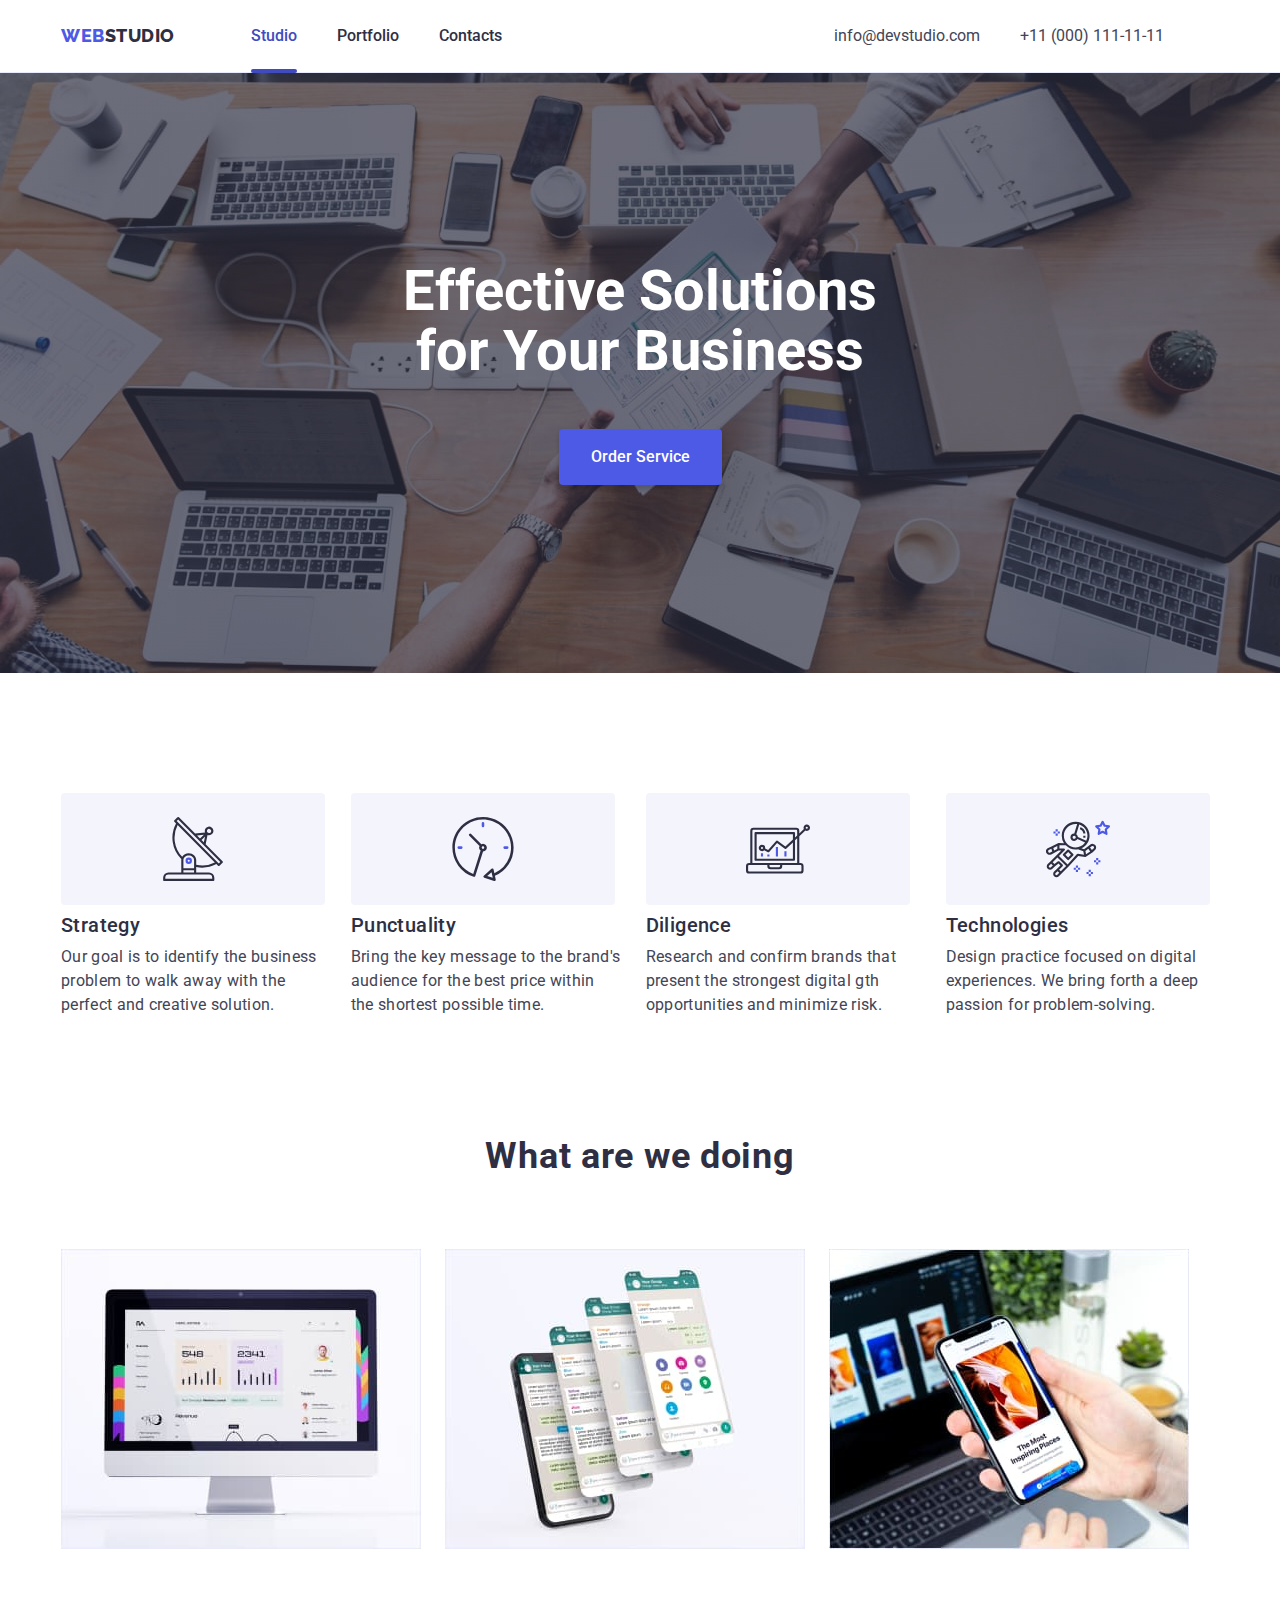
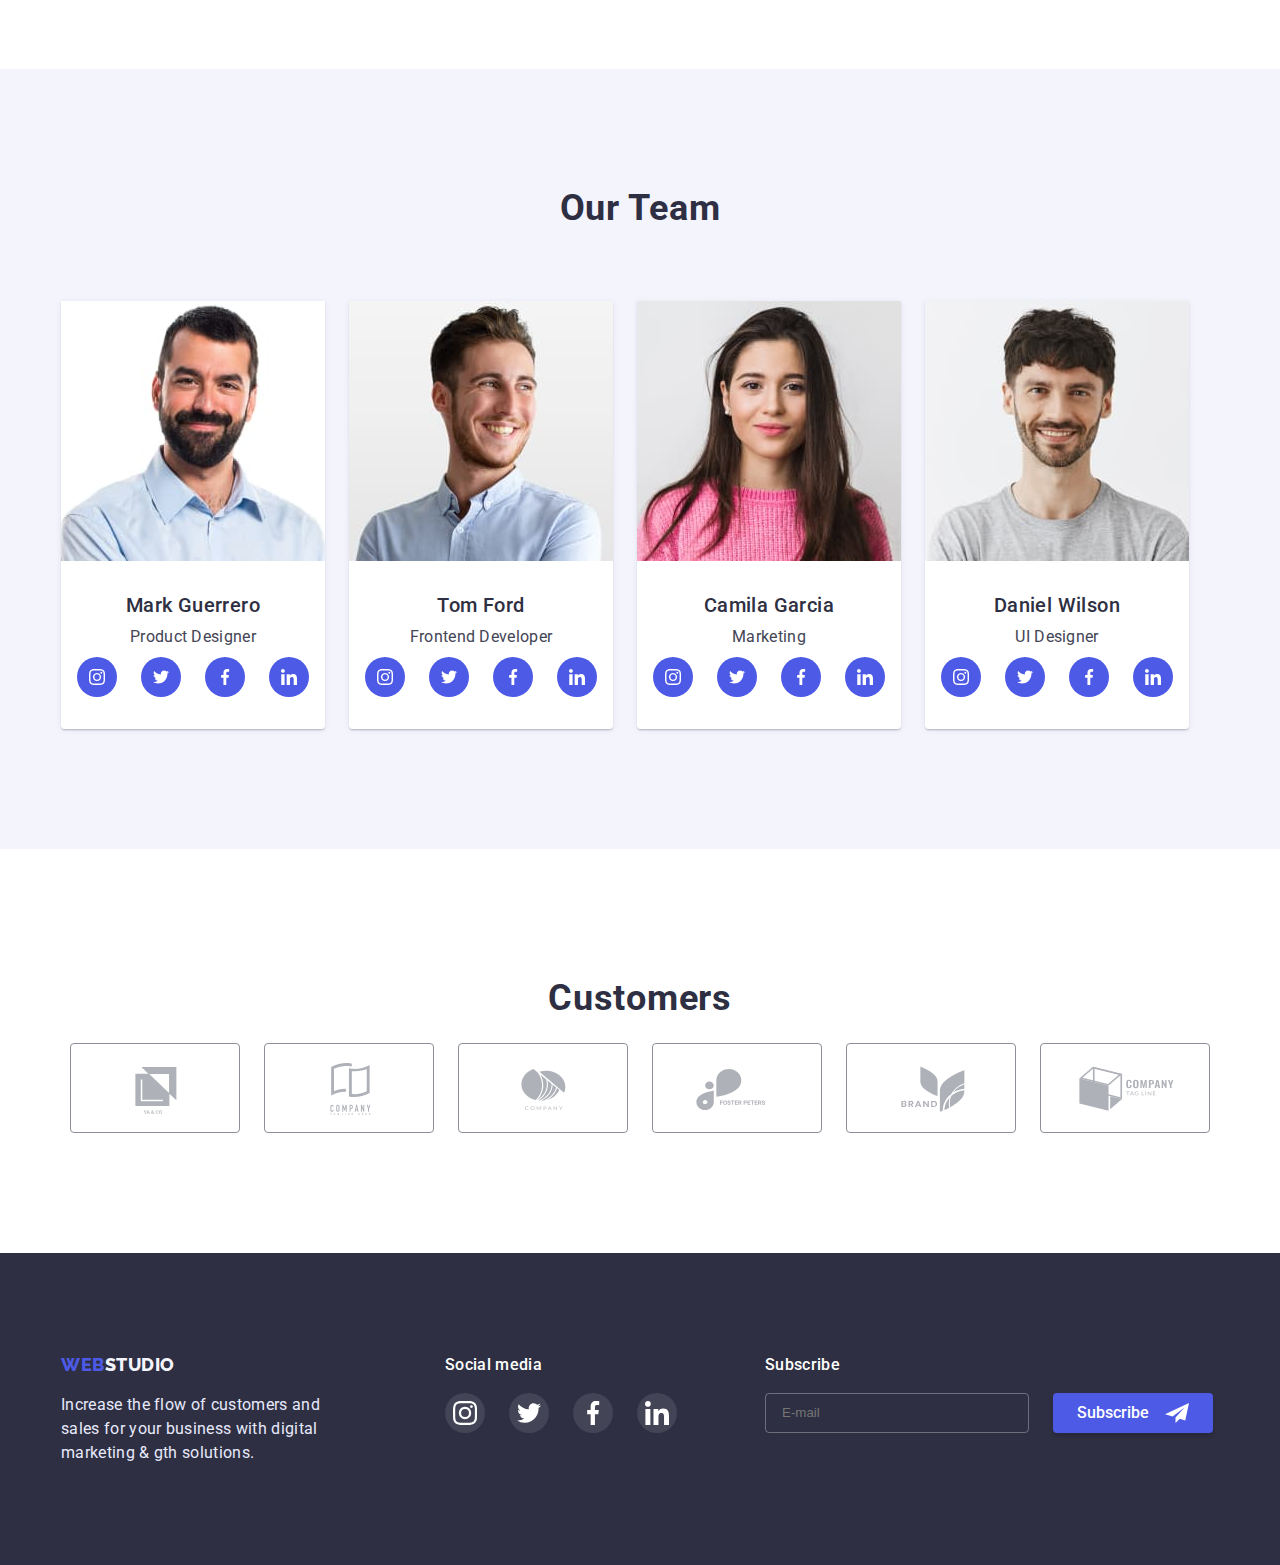
<file: index.html>
<!DOCTYPE html>
<html lang="en">
  <head>
    <meta charset="UTF-8" />
    <meta http-equiv="X-UA-Compatible" content="IE=edge" />
    <meta name="viewport" content="width=device-width, initial-scale=1.0" />
    <link rel="preconnect" href="https://fonts.googleapis.com" />
    <link rel="preconnect" href="https://fonts.gstatic.com" crossorigin />
    <link
      href="https://fonts.googleapis.com/css2?family=Raleway:wght@800&family=Roboto:wght@400;500;700;900&display=swap"
      rel="stylesheet"
    />
    <link
      rel="stylesheet"
      href="https://cdnjs.cloudflare.com/ajax/libs/modern-normalize/1.1.0/modern-normalize.min.css"
      integrity="sha512-wpPYUAdjBVSE4KJnH1VR1HeZfpl1ub8YT/NKx4PuQ5NmX2tKuGu6U/JRp5y+Y8XG2tV+wKQpNHVUX03MfMFn9Q=="
      crossorigin="anonymous"
      referrerpolicy="no-referrer"
    />
    <link rel="stylesheet" href="./css/styles.css" />
    <title>Webstudio</title>
  </head>
  <body>
    <header class="header">
      <div class="container">
        <div class="header-box">
          <a href="./index.html" class="logo link"
            >Web<span class="logo-dark">studio</span></a
          >
          <nav class="navigation">
            <ul class="list navigation-list list">
              <li class="navigation-item">
                <a href="./index.html" class="navigation-link link current"
                  >Studio</a
                >
              </li>
              <li class="navigation-item">
                <a href="./portfolio.html" class="navigation-link link"
                  >Portfolio</a
                >
              </li>
              <li class="navigation-item">
                <a href="#" class="navigation-link link">Contacts</a>
              </li>
            </ul>
          </nav>
          <ul class="list header-contact list">
            <li class="header-contact-item">
              <a
                href="mailto:info@devstudio.com"
                class="header-contact-link link"
                >info@devstudio.com</a
              >
            </li>
            <li class="header-contact-item">
              <a href="tel:+110001111111" class="header-contact-link link"
                >+11 (000) 111-11-11</a
              >
            </li>
          </ul>
        </div>
      </div>
    </header>

    <main>
      <section class="order">
        <div class="container">
          <h1 class="heading-primary">
            Effective Solutions<br />for Your Business
          </h1>
          <button type="button" class="btn btn-dark" data-modal-open>
            Order Service
          </button>
        </div>
      </section>
      <section class="features section">
        <div class="container">
          <h2 hidden>features</h2>
          <ul class="list features-box">
            <li class="features-item">
              <svg class="features-icon" width="64" height="64">
                <use href="./images/icons.svg#icon-antenna"></use>
              </svg>
              <h3 class="heading-tertiary">Strategy</h3>
              <p class="paragraph paragraph-features">
                Our goal is to identify the business problem to walk away with
                the perfect and creative solution.
              </p>
            </li>
            <li class="features-item">
              <svg class="features-icon" width="64" height="64">
                <use href="./images/icons.svg#icon-clock"></use>
              </svg>
              <h3 class="heading-tertiary">Punctuality</h3>
              <p class="paragraph paragraph-features">
                Bring the key message to the brand's audience for the best price
                within the shortest possible time.
              </p>
            </li>
            <li class="features-item">
              <svg class="features-icon" width="64" height="64">
                <use href="./images/icons.svg#icon-diagram"></use>
              </svg>
              <h3 class="heading-tertiary">Diligence</h3>
              <p class="paragraph paragraph-features">
                Research and confirm brands that present the strongest digital
                gth opportunities and minimize risk.
              </p>
            </li>
            <li class="features-item">
              <svg class="features-icon" width="64" height="64">
                <use href="./images/icons.svg#icon-astronaut"></use>
              </svg>
              <h3 class="heading-tertiary">Technologies</h3>
              <p class="paragraph paragraph-features">
                Design practice focused on digital experiences. We bring forth a
                deep passion for problem-solving.
              </p>
            </li>
          </ul>
        </div>
      </section>
      <section class="about section">
        <div class="container">
          <h2 class="heading-secondary">What are we doing</h2>
          <ul class="list about-box">
            <li class="about-item">
              <img
                src="./images/web.jpg"
                alt="web"
                width="360"
                height="300"
                class="img"
              />
            </li>
            <li class="about-item">
              <img
                src="./images/app.jpg"
                alt="app"
                width="360"
                height="300"
                class="img"
              />
            </li>
            <li class="about-item">
              <img
                src="./images/mobile.jpg"
                alt="mobile"
                width="360"
                height="300"
                class="img"
              />
            </li>
          </ul>
        </div>
      </section>
      <section class="team section">
        <div class="container">
          <h2 class="heading-secondary">Our Team</h2>
          <ul class="list team-box">
            <li class="team-item">
              <img
                src="./images/mark.jpg"
                alt="Mark"
                width="264"
                height="260"
                class="img"
              />
              <div class="team-text">
                <h3 class="heading-tertiary">Mark Guerrero</h3>
                <p class="paragraph paragraph-team">Product Designer</p>
                <ul class="socials list">
                  <li class="socials-item">
                    <a
                      href="https://www.instagram.com/"
                      class="socials-link link"
                      aria-label="Instagram"
                      target="_blank"
                      rel="noopener noreferrer"
                    >
                      <svg class="socials-icon" width="16" height="16">
                        <use href="./images/icons.svg#icon-instagram"></use>
                      </svg>
                    </a>
                  </li>
                  <li class="socials-item">
                    <a
                      href="https://twitter.com/"
                      class="socials-link link"
                      aria-label="Twitter"
                      target="_blank"
                      rel="noopener noreferrer"
                    >
                      <svg class="socials-icon" width="16" height="16">
                        <use href="./images/icons.svg#icon-twitter"></use>
                      </svg>
                    </a>
                  </li>
                  <li class="socials-item">
                    <a
                      href="https://www.facebook.com/"
                      class="socials-link link"
                      aria-label="Facebook"
                      target="_blank"
                      rel="noopener noreferrer"
                    >
                      <svg class="socials-icon" width="16" height="16">
                        <use href="./images/icons.svg#icon-facebook"></use>
                      </svg>
                    </a>
                  </li>
                  <li class="socials-item">
                    <a
                      href="https://www.linkedin.com/"
                      class="socials-link link"
                      aria-label="Linkedin"
                      target="_blank"
                      rel="noopener noreferrer"
                    >
                      <svg class="socials-icon" width="16" height="16">
                        <use href="./images/icons.svg#icon-linkedin"></use>
                      </svg>
                    </a>
                  </li>
                </ul>
              </div>
            </li>
            <li class="team-item">
              <img
                src="./images/tom.jpg"
                alt="Tom"
                width="264"
                height="260"
                class="img"
              />
              <div class="team-text">
                <h3 class="heading-tertiary">Tom Ford</h3>
                <p class="paragraph paragraph-team">Frontend Developer</p>
                <ul class="socials list">
                  <li class="socials-item">
                    <a
                      href="https://www.instagram.com/"
                      class="socials-link link"
                      aria-label="Instagram"
                      target="_blank"
                      rel="noopener noreferrer"
                    >
                      <svg class="socials-icon" width="16" height="16">
                        <use href="./images/icons.svg#icon-instagram"></use>
                      </svg>
                    </a>
                  </li>
                  <li class="socials-item">
                    <a
                      href="https://twitter.com/"
                      class="socials-link link"
                      aria-label="Twitter"
                      target="_blank"
                      rel="noopener noreferrer"
                    >
                      <svg class="socials-icon" width="16" height="16">
                        <use href="./images/icons.svg#icon-twitter"></use>
                      </svg>
                    </a>
                  </li>
                  <li class="socials-item">
                    <a
                      href="https://www.facebook.com/"
                      class="socials-link link"
                      aria-label="Facebook"
                      target="_blank"
                      rel="noopener noreferrer"
                    >
                      <svg class="socials-icon" width="16" height="16">
                        <use href="./images/icons.svg#icon-facebook"></use>
                      </svg>
                    </a>
                  </li>
                  <li class="socials-item">
                    <a
                      href="https://www.linkedin.com/"
                      class="socials-link link"
                      aria-label="Linkedin"
                      target="_blank"
                      rel="noopener noreferrer"
                    >
                      <svg class="socials-icon" width="16" height="16">
                        <use href="./images/icons.svg#icon-linkedin"></use>
                      </svg>
                    </a>
                  </li>
                </ul>
              </div>
            </li>
            <li class="team-item">
              <img
                src="./images/camila.jpg"
                alt="Camila"
                width="264"
                height="260"
                class="img"
              />
              <div class="team-text">
                <h3 class="heading-tertiary">Camila Garcia</h3>
                <p class="paragraph paragraph-team">Marketing</p>
                <ul class="socials list">
                  <li class="socials-item">
                    <a
                      href="https://www.instagram.com/"
                      class="socials-link link"
                      aria-label="Instagram"
                      target="_blank"
                      rel="noopener noreferrer"
                    >
                      <svg class="socials-icon" width="16" height="16">
                        <use href="./images/icons.svg#icon-instagram"></use>
                      </svg>
                    </a>
                  </li>
                  <li class="socials-item">
                    <a
                      href="https://twitter.com/"
                      class="socials-link link"
                      aria-label="Twitter"
                      target="_blank"
                      rel="noopener noreferrer"
                    >
                      <svg class="socials-icon" width="16" height="16">
                        <use href="./images/icons.svg#icon-twitter"></use>
                      </svg>
                    </a>
                  </li>
                  <li class="socials-item">
                    <a
                      href="https://www.facebook.com/"
                      class="socials-link link"
                      aria-label="Facebook"
                      target="_blank"
                      rel="noopener noreferrer"
                    >
                      <svg class="socials-icon" width="16" height="16">
                        <use href="./images/icons.svg#icon-facebook"></use>
                      </svg>
                    </a>
                  </li>
                  <li class="socials-item">
                    <a
                      href="https://www.linkedin.com/"
                      class="socials-link link"
                      aria-label="Linkedin"
                      target="_blank"
                      rel="noopener noreferrer"
                    >
                      <svg class="socials-icon" width="16" height="16">
                        <use href="./images/icons.svg#icon-linkedin"></use>
                      </svg>
                    </a>
                  </li>
                </ul>
              </div>
            </li>
            <li class="team-item">
              <img
                src="./images/daniel.jpg"
                alt="Daniel"
                width="264"
                height="260"
                class="img"
              />
              <div class="team-text">
                <h3 class="heading-tertiary">Daniel Wilson</h3>
                <p class="paragraph paragraph-team">UI Designer</p>
                <ul class="socials list">
                  <li class="socials-item">
                    <a
                      href="https://www.instagram.com/"
                      class="socials-link link"
                      aria-label="Instagram"
                      target="_blank"
                      rel="noopener noreferrer"
                    >
                      <svg class="socials-icon" width="16" height="16">
                        <use href="./images/icons.svg#icon-instagram"></use>
                      </svg>
                    </a>
                  </li>
                  <li class="socials-item">
                    <a
                      href="https://twitter.com/"
                      class="socials-link link"
                      aria-label="Twitter"
                      target="_blank"
                      rel="noopener noreferrer"
                    >
                      <svg class="socials-icon" width="16" height="16">
                        <use href="./images/icons.svg#icon-twitter"></use>
                      </svg>
                    </a>
                  </li>
                  <li class="socials-item">
                    <a
                      href="https://www.facebook.com/"
                      class="socials-link link"
                      aria-label="Facebook"
                      target="_blank"
                      rel="noopener noreferrer"
                    >
                      <svg class="socials-icon" width="16" height="16">
                        <use href="./images/icons.svg#icon-facebook"></use>
                      </svg>
                    </a>
                  </li>
                  <li class="socials-item">
                    <a
                      href="https://www.linkedin.com/"
                      class="socials-link link"
                      aria-label="Linkedin"
                      target="_blank"
                      rel="noopener noreferrer"
                    >
                      <svg class="socials-icon" width="16" height="16">
                        <use href="./images/icons.svg#icon-linkedin"></use>
                      </svg>
                    </a>
                  </li>
                </ul>
              </div>
            </li>
          </ul>
        </div>
      </section>
      <section class="customers section">
        <div class="container">
          <h2 class="heading-secondary">Customers</h2>
          <ul class="customers-list list">
            <li class="customers-item">
              <a
                href="#"
                class="customers-link link"
                aria-label="logo-1"
                target="_blank"
                rel="noopener noreferrer"
              >
                <svg class="customers-icon" width="104" height="56">
                  <use href="./images/icons.svg#icon-logo-1"></use>
                </svg>
              </a>
            </li>
            <li class="customers-item">
              <a
                href="#"
                class="customers-link link"
                aria-label="logo-2"
                target="_blank"
                rel="noopener noreferrer"
              >
                <svg class="customers-icon" width="104" height="56">
                  <use href="./images/icons.svg#icon-logo-2"></use>
                </svg>
              </a>
            </li>
            <li class="customers-item">
              <a
                href="#"
                class="customers-link link"
                aria-label="logo-3"
                target="_blank"
                rel="noopener noreferrer"
              >
                <svg class="customers-icon" width="104" height="56">
                  <use href="./images/icons.svg#icon-logo-3"></use>
                </svg>
              </a>
            </li>
            <li class="customers-item">
              <a
                href="#"
                class="customers-link link"
                aria-label="logo-4"
                target="_blank"
                rel="noopener noreferrer"
              >
                <svg class="customers-icon" width="104" height="56">
                  <use href="./images/icons.svg#icon-logo-4"></use>
                </svg>
              </a>
            </li>
            <li class="customers-item">
              <a
                href="#"
                class="customers-link link"
                aria-label="logo-5"
                target="_blank"
                rel="noopener noreferrer"
              >
                <svg class="customers-icon" width="104" height="56">
                  <use href="./images/icons.svg#icon-logo-5"></use>
                </svg>
              </a>
            </li>
            <li class="customers-item">
              <a
                href="#"
                class="customers-link link"
                aria-label="logo-6"
                target="_blank"
                rel="noopener noreferrer"
              >
                <svg class="customers-icon" width="104" height="56">
                  <use href="./images/icons.svg#icon-logo-6"></use>
                </svg>
              </a>
            </li>
          </ul>
        </div>
      </section>
    </main>

    <footer class="footer">
      <div class="footer-box container">
        <div class="footer-wrapper">
          <a href="./index.html" class="logo link"
            >Web<span class="logo-light">studio</span></a
          >
          <p class="paragraph paragraph-footer">
            Increase the flow of customers and sales for your business with
            digital marketing & gth solutions.
          </p>
        </div>
        <div class="footer-socials">
          <h3 class="paragraph paragraph-socials">Social media</h3>
          <ul class="socials list">
            <li class="socials-item">
              <a
                href="https://www.instagram.com/"
                class="socials-link socials-link-footer link"
                aria-label="Instagram"
                target="_blank"
                rel="noopener noreferrer"
              >
                <svg class="socials-icon" width="24" height="24">
                  <use href="./images/icons.svg#icon-instagram"></use>
                </svg>
              </a>
            </li>
            <li class="socials-item">
              <a
                href="https://twitter.com/"
                class="socials-link socials-link-footer link"
                aria-label="Twitter"
                target="_blank"
                rel="noopener noreferrer"
              >
                <svg class="socials-icon" width="24" height="24">
                  <use href="./images/icons.svg#icon-twitter"></use>
                </svg>
              </a>
            </li>
            <li class="socials-item">
              <a
                href="https://www.facebook.com/"
                class="socials-link socials-link-footer link"
                aria-label="Facebook"
                target="_blank"
                rel="noopener noreferrer"
              >
                <svg class="socials-icon" width="24" height="24">
                  <use href="./images/icons.svg#icon-facebook"></use>
                </svg>
              </a>
            </li>
            <li class="socials-item">
              <a
                href="https://www.linkedin.com/"
                class="socials-link socials-link-footer link"
                aria-label="Linkedin"
                target="_blank"
                rel="noopener noreferrer"
              >
                <svg class="socials-icon" width="24" height="24">
                  <use href="./images/icons.svg#icon-linkedin"></use>
                </svg>
              </a>
            </li>
          </ul>
        </div>
        <div class="footer-subscribe">
          <form name="subscribe_form" class="subscribe-form" autocomplete="on">
            <p class="paragraph paragraph-socials">Subscribe</p>
            <div class="subscribe-box">
              <input
                type="email"
                name="email"
                id="user_email"
                class="subscribe-input"
                placeholder="E-mail"
                required
              />
              <button type="submit" class="btn btn-subscribe">
                Subscribe
                <svg class="subscribe-icon" width="24" height="24">
                  <use href="./images/icons.svg#icon-telegram"></use>
                </svg>
              </button>
            </div>
          </form>
        </div>
      </div>
    </footer>

    <div class="backdrop is-hidden" data-modal>
      <div class="modal">
        <button type="button" class="btn-close" data-modal-close>
          <svg class="close-icon" width="8" height="8">
            <use href="./images/icons.svg#icon-close"></use>
          </svg>
        </button>
        <form name="booking_form" class="order-form" autocomplete="on">
          <p class="paragraph paragraph-order">
            Leave your contacts and we will call you back
          </p>
          <div class="form-order-box">
            <label for="user_name" class="order-label"> Name</label>
            <input
              type="text"
              name="name"
              id="user_name"
              class="order-input"
              required
            />
            <svg class="order-icon" width="18" height="18">
              <use href="./images/icons.svg#icon-name"></use>
            </svg>
          </div>
          <div class="form-order-box">
            <label for="user_phone" class="order-label"> Phone</label>
            <input
              type="tel"
              name="phone"
              id="user_phone"
              class="order-input"
              required
            />
            <svg class="order-icon" width="18" height="24">
              <use href="./images/icons.svg#icon-phone"></use>
            </svg>
          </div>
          <div class="form-order-box">
            <label for="user_email" class="order-label"> Email</label>
            <input
              type="email"
              name="email"
              id="user_email"
              class="order-input"
              required
            />
            <svg class="order-icon" width="18" height="24">
              <use href="./images/icons.svg#icon-email"></use>
            </svg>
          </div>
          <div class="order-comment">
            <label for="user_comment" class="order-label"> Comment</label>
            <textarea
              name="comment"
              rows="6"
              id="user_comment"
              placeholder="Text input"
              class="user-comment"
            ></textarea>
          </div>
          <div class="">
            <label for="usser_agree" class="order-agree">
              <input
                type="checkbox"
                id="usser_agree"
                class="agree-checkbox"
                required
              />
              <span>
                I accept the terms and conditions of the
                <a href="#" class="agree-link link">Privacy Policy</a></span
              >
            </label>
          </div>
          <button type="submit" class="btn btn-order">Send</button>
        </form>
      </div>
    </div>

    <script src="./js/modal.js"></script>
  </body>
</html>
</file>
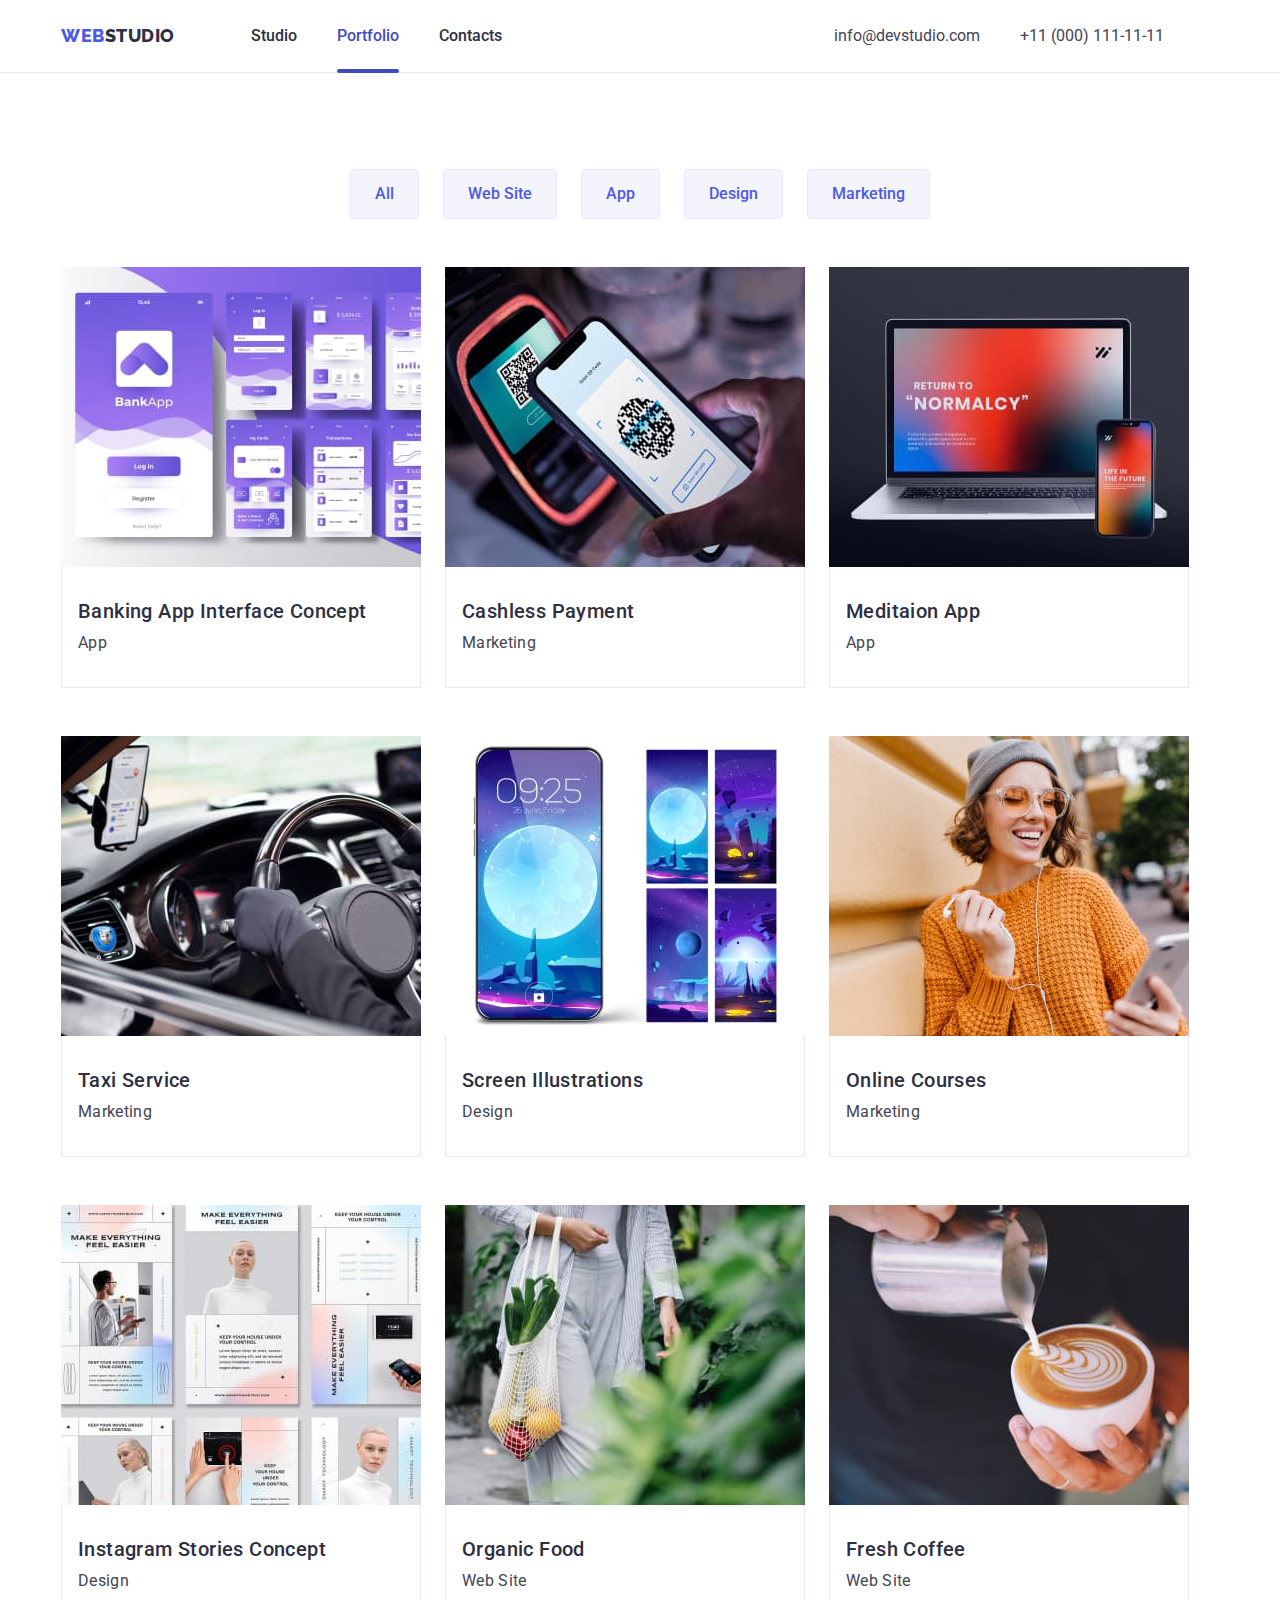
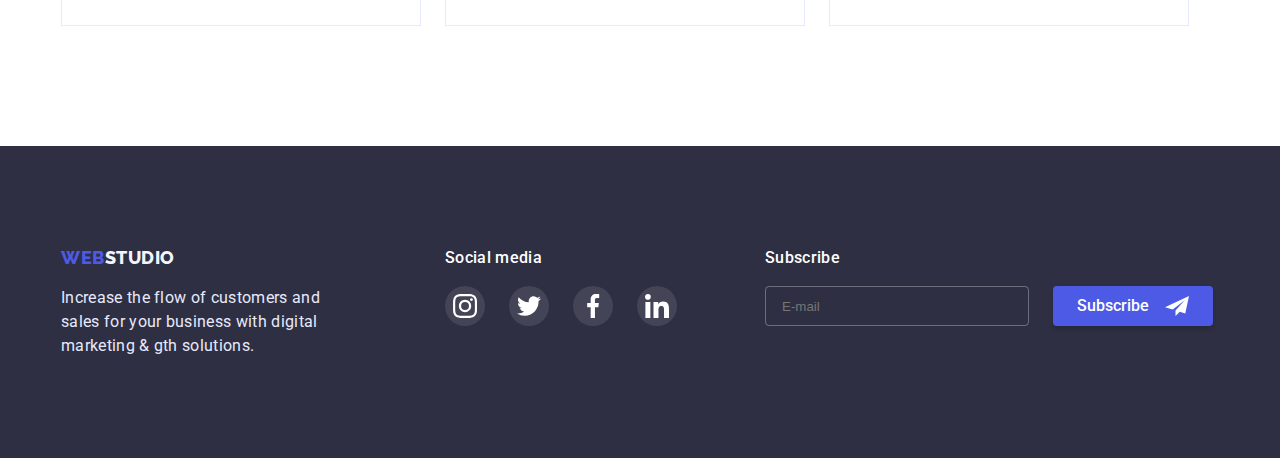
<file: portfolio.html>
<!DOCTYPE html>
<html lang="en">
  <head>
    <meta charset="UTF-8" />
    <meta http-equiv="X-UA-Compatible" content="IE=edge" />
    <meta name="viewport" content="width=device-width, initial-scale=1.0" />
    <link rel="preconnect" href="https://fonts.googleapis.com" />
    <link rel="preconnect" href="https://fonts.gstatic.com" crossorigin />
    <link
      href="https://fonts.googleapis.com/css2?family=Raleway:wght@800&family=Roboto:wght@400;500;700;900&display=swap"
      rel="stylesheet"
    />
    <link
      rel="stylesheet"
      href="https://cdnjs.cloudflare.com/ajax/libs/modern-normalize/1.1.0/modern-normalize.min.css"
      integrity="sha512-wpPYUAdjBVSE4KJnH1VR1HeZfpl1ub8YT/NKx4PuQ5NmX2tKuGu6U/JRp5y+Y8XG2tV+wKQpNHVUX03MfMFn9Q=="
      crossorigin="anonymous"
      referrerpolicy="no-referrer"
    />
    <link rel="stylesheet" href="./css/styles.css" />
    <title>Webstudio portfolio</title>
  </head>
  <body>
    <header class="header">
      <div class="container">
        <div class="header-box">
          <a href="./index.html" class="logo link"
            >Web<span class="logo-dark">studio</span></a
          >
          <nav class="navigation">
            <ul class="list navigation-list list">
              <li class="navigation-item">
                <a href="./index.html" class="navigation-link link">Studio</a>
              </li>
              <li class="navigation-item">
                <a href="./portfolio.html" class="navigation-link link current"
                  >Portfolio</a
                >
              </li>
              <li class="navigation-item">
                <a href="#" class="navigation-link link">Contacts</a>
              </li>
            </ul>
          </nav>
          <ul class="list header-contact list">
            <li class="header-contact-item">
              <a
                href="mailto:info@devstudio.com"
                class="header-contact-link link"
                >info@devstudio.com</a
              >
            </li>
            <li class="header-contact-item">
              <a href="tel:+110001111111" class="header-contact-link link"
                >+11 (000) 111-11-11</a
              >
            </li>
          </ul>
        </div>
      </div>
    </header>

    <main>
      <section class="portfolio section">
        <div class="container">
          <h1 hidden>portfolio</h1>
          <ul class="list portfolio-btn-list">
            <li class="portfolio-btn">
              <button type="button" class="btn btn-light">All</button>
            </li>
            <li class="portfolio-btn">
              <button type="button" class="btn btn-light">Web Site</button>
            </li>
            <li class="portfolio-btn">
              <button type="button" class="btn btn-light">App</button>
            </li>
            <li class="portfolio-btn">
              <button type="button" class="btn btn-light">Design</button>
            </li>
            <li class="portfolio-btn">
              <button type="button" class="btn btn-light">Marketing</button>
            </li>
          </ul>

          <ul class="list portfolio-list">
            <li class="portfolio-item">
              <a href="#" class="link portfolio-link">
                <div class="box">
                  <div class="overlay">
                    <p class="paragraph overlay-paragraph">
                      14 Stylish and User-Friendly App Design Concepts · Task
                      Manager App · Calorie Tracker App · Exotic Fruit Ecommerce
                      App · Cloud Storage App
                    </p>
                  </div>
                  <img
                    src="./images/banking.jpg"
                    alt="banking"
                    width="360"
                    height="300"
                    class="img"
                  />
                </div>
                <div class="portfolio-text">
                  <h2 class="heading-tertiary">
                    Banking App Interface Concept
                  </h2>
                  <p class="paragraph portfolio-paragraph">App</p>
                </div>
              </a>
            </li>
            <li class="portfolio-item">
              <a href="#" class="link portfolio-link">
                <div class="box">
                  <div class="overlay">
                    <p class="paragraph overlay-paragraph">
                      14 Stylish and User-Friendly App Design Concepts · Task
                      Manager App · Calorie Tracker App · Exotic Fruit Ecommerce
                      App · Cloud Storage App
                    </p>
                  </div>
                  <img
                    src="./images/cashless.jpg"
                    alt="cashless"
                    width="360"
                    height="300"
                    class="img"
                  />
                </div>
                <div class="portfolio-text">
                  <h2 class="heading-tertiary">Cashless Payment</h2>
                  <p class="paragraph portfolio-paragraph">Marketing</p>
                </div>
              </a>
            </li>
            <li class="portfolio-item">
              <a href="#" class="link portfolio-link">
                <div class="box">
                  <div class="overlay">
                    <p class="paragraph overlay-paragraph">
                      14 Stylish and User-Friendly App Design Concepts · Task
                      Manager App · Calorie Tracker App · Exotic Fruit Ecommerce
                      App · Cloud Storage App
                    </p>
                  </div>
                  <img
                    src="./images/meditation.jpg"
                    alt="meditation"
                    width="360"
                    height="300"
                    class="img"
                  />
                </div>
                <div class="portfolio-text">
                  <h2 class="heading-tertiary">Meditaion App</h2>
                  <p class="paragraph portfolio-paragraph">App</p>
                </div>
              </a>
            </li>
            <li class="portfolio-item">
              <a href="#" class="link portfolio-link">
                <div class="box">
                  <div class="overlay">
                    <p class="paragraph overlay-paragraph">
                      14 Stylish and User-Friendly App Design Concepts · Task
                      Manager App · Calorie Tracker App · Exotic Fruit Ecommerce
                      App · Cloud Storage App
                    </p>
                  </div>
                  <img
                    src="./images/taxi.jpg"
                    alt="taxi"
                    width="360"
                    height="300"
                    class="img"
                  />
                </div>
                <div class="portfolio-text">
                  <h2 class="heading-tertiary">Taxi Service</h2>
                  <p class="paragraph portfolio-paragraph">Marketing</p>
                </div>
              </a>
            </li>
            <li class="portfolio-item">
              <a href="#" class="link portfolio-link">
                <div class="box">
                  <div class="overlay">
                    <p class="paragraph overlay-paragraph">
                      14 Stylish and User-Friendly App Design Concepts · Task
                      Manager App · Calorie Tracker App · Exotic Fruit Ecommerce
                      App · Cloud Storage App
                    </p>
                  </div>
                  <img
                    src="./images/ilustrations.jpg"
                    alt="ilustrations"
                    width="360"
                    height="300"
                    class="img"
                  />
                </div>
                <div class="portfolio-text">
                  <h2 class="heading-tertiary">Screen Illustrations</h2>
                  <p class="paragraph portfolio-paragraph">Design</p>
                </div>
              </a>
            </li>
            <li class="portfolio-item">
              <a href="#" class="link portfolio-link">
                <div class="box">
                  <div class="overlay">
                    <p class="paragraph overlay-paragraph">
                      14 Stylish and User-Friendly App Design Concepts · Task
                      Manager App · Calorie Tracker App · Exotic Fruit Ecommerce
                      App · Cloud Storage App
                    </p>
                  </div>
                  <img
                    src="./images/course.jpg"
                    alt="course"
                    width="360"
                    height="300"
                    class="img"
                  />
                </div>
                <div class="portfolio-text">
                  <h2 class="heading-tertiary">Online Courses</h2>
                  <p class="paragraph portfolio-paragraph">Marketing</p>
                </div>
              </a>
            </li>
            <li class="portfolio-item">
              <a href="#" class="link portfolio-link">
                <div class="box">
                  <div class="overlay">
                    <p class="paragraph overlay-paragraph">
                      14 Stylish and User-Friendly App Design Concepts · Task
                      Manager App · Calorie Tracker App · Exotic Fruit Ecommerce
                      App · Cloud Storage App
                    </p>
                  </div>
                  <img
                    src="./images/stories.jpg"
                    alt="stories"
                    width="360"
                    height="300"
                    class="img"
                  />
                </div>
                <div class="portfolio-text">
                  <h2 class="heading-tertiary">Instagram Stories Concept</h2>
                  <p class="paragraph portfolio-paragraph">Design</p>
                </div>
              </a>
            </li>
            <li class="portfolio-item">
              <a href="#" class="link portfolio-link">
                <div class="box">
                  <div class="overlay">
                    <p class="paragraph overlay-paragraph">
                      14 Stylish and User-Friendly App Design Concepts · Task
                      Manager App · Calorie Tracker App · Exotic Fruit Ecommerce
                      App · Cloud Storage App
                    </p>
                  </div>
                  <img
                    src="./images/food.jpg"
                    alt="food"
                    width="360"
                    height="300"
                    class="img"
                  />
                </div>
                <div class="portfolio-text">
                  <h2 class="heading-tertiary">Organic Food</h2>
                  <p class="paragraph portfolio-paragraph">Web Site</p>
                </div>
              </a>
            </li>
            <li class="portfolio-item">
              <a href="#" class="link portfolio-link">
                <div class="box">
                  <div class="overlay">
                    <p class="paragraph overlay-paragraph">
                      14 Stylish and User-Friendly App Design Concepts · Task
                      Manager App · Calorie Tracker App · Exotic Fruit Ecommerce
                      App · Cloud Storage App
                    </p>
                  </div>
                  <img
                    src="./images/coffee.jpg"
                    alt="coffee"
                    width="360"
                    height="300"
                    class="img"
                  />
                </div>
                <div class="portfolio-text">
                  <h2 class="heading-tertiary">Fresh Coffee</h2>
                  <p class="paragraph portfolio-paragraph">Web Site</p>
                </div>
              </a>
            </li>
          </ul>
        </div>
      </section>
    </main>

    <footer class="footer">
      <div class="footer-box container">
        <div class="footer-wrapper">
          <a href="./index.html" class="logo link"
            >Web<span class="logo-light">studio</span></a
          >
          <p class="paragraph paragraph-footer">
            Increase the flow of customers and sales for your business with
            digital marketing & gth solutions.
          </p>
        </div>
        <div class="footer-socials">
          <h3 class="paragraph paragraph-socials">Social media</h3>
          <ul class="socials list">
            <li class="socials-item">
              <a
                href="https://www.instagram.com/"
                class="socials-link socials-link-footer link"
                aria-label="Instagram"
                target="_blank"
                rel="noopener noreferrer"
              >
                <svg class="socials-icon" width="24" height="24">
                  <use href="./images/icons.svg#icon-instagram"></use>
                </svg>
              </a>
            </li>
            <li class="socials-item">
              <a
                href="https://twitter.com/"
                class="socials-link socials-link-footer link"
                aria-label="Twitter"
                target="_blank"
                rel="noopener noreferrer"
              >
                <svg class="socials-icon" width="24" height="24">
                  <use href="./images/icons.svg#icon-twitter"></use>
                </svg>
              </a>
            </li>
            <li class="socials-item">
              <a
                href="https://www.facebook.com/"
                class="socials-link socials-link-footer link"
                aria-label="Facebook"
                target="_blank"
                rel="noopener noreferrer"
              >
                <svg class="socials-icon" width="24" height="24">
                  <use href="./images/icons.svg#icon-facebook"></use>
                </svg>
              </a>
            </li>
            <li class="socials-item">
              <a
                href="https://www.linkedin.com/"
                class="socials-link socials-link-footer link"
                aria-label="Linkedin"
                target="_blank"
                rel="noopener noreferrer"
              >
                <svg class="socials-icon" width="24" height="24">
                  <use href="./images/icons.svg#icon-linkedin"></use>
                </svg>
              </a>
            </li>
          </ul>
        </div>
        <div class="footer-subscribe">
          <form name="subscribe_form" class="subscribe-form" autocomplete="on">
            <p class="paragraph paragraph-socials">Subscribe</p>
            <div class="subscribe-box">
              <input
                type="email"
                name="email"
                id="user_email"
                class="subscribe-input"
                placeholder="E-mail"
                required
              />
              <button type="submit" class="btn btn-subscribe">
                Subscribe
                <svg class="subscribe-icon" width="24" height="24">
                  <use href="./images/icons.svg#icon-telegram"></use>
                </svg>
              </button>
            </div>
          </form>
        </div>
      </div>
    </footer>
  </body>
</html>
</file>
<file: css/styles.css>
/*variables*/

:root {

    /*Colors*/

    --primary-brand-color: #4D5AE5;
    --dark-color: #2E2F42;
    --success-color: #31D0AA;
    --text-color: #434455;
    --subtle-text-color: #8E8F99;
    --accent-color: #E7E9FC;
    --light-color: #F4F4FD;
    --background-light-color: #E5E5E5;
    --white-color: #fff;
    --black-color: #000;
    --customers-color: #AFB1B8;
    --brand-hover-color: #404BBF;


    /*Others*/

    --indent: 24px;
    --items: 3;
    --anim-norm: 250ms cubic-bezier(0.4, 0, 0.2, 1);


}


/*general*/

*,
*::after,
*::before {
    margin: 0;
    padding: 0;
    box-sizing: inherit;
}

body {
    font-family: 'Roboto', sans-serif;
    color: var(--text-color);
}


.container{
    width: 1158px;
    padding: 0 15px;
    margin: 0 auto;
}

.section{
    padding: 120px 0;
}

.logo {
    text-transform: uppercase;
    font-family: 'Raleway', sans-serif;
    font-weight: 800;
    font-size: 18px;
    line-height: 1.33;
    color: var(--primary-brand-color);
    letter-spacing: 0.03em;
}

.logo-light {
    color: var(--light-color);
}

.logo-dark {
    color: var(--dark-color);
}

.heading-primary {
    font-weight: 700;
    font-size: 56px;
    line-height: 1.07142857143;
    color: var(--white-color);
    line-height: 60px;
    text-align: center;
    margin-bottom: 48px;
}

.heading-secondary {
    font-size: 36px;
    font-weight: 700;
    line-height: 1.11;
    letter-spacing: 0.02em;
    color: var(--dark-color);
    text-align: center;
}

.heading-tertiary {
    font-size: 20px;
    font-weight: 500;
    line-height: 1.2;
    letter-spacing: 0.02em;
    color: var(--dark-color);
}

.paragraph {
    font-size: 16px;
    line-height: 1.5;
    letter-spacing: 0.02em;
    font-weight: 400;
    color: var(--text-color);
    margin-top: 8px;
}


.link {
    text-decoration: none;
}

.list {
    list-style: none;
}

.img {
    display: block;
    max-width: 100%;
    height: auto;
}

.btn {
    text-decoration: none;
    display: flex;
    margin: auto;
    border-radius: 4px;
    font-weight: 500;
    font-size: 16px;
    line-height: 1.5;
    border: none;
    cursor: pointer;
    padding: 16px 32px;
    font-family: inherit;
    box-shadow: 0px 4px 4px rgba(0, 0, 0, 0.15);
    transition: box-shadow var(--anim-norm), background-color var(--anim-norm), border-color var(--anim-norm), color var(--anim-norm);
}

.btn:hover,
.btn:focus {
    box-shadow: 0px 3px 1px rgba(0, 0, 0, 0.1), 0px 2px 1px rgba(0, 0, 0, 0.08), 0px 2px 2px rgba(0, 0, 0, 0.12);
    background-color: var(--brand-hover-color);
    color: var(--white-color);
    border-color: var(--brand-hover-color);
}

.btn-dark {
    background-color: var(--primary-brand-color);
    color: var(--white-color);
}

.btn-light {
    background-color: var(--light-color);
    color: var(--primary-brand-color);
    border: 1px solid var(--accent-color);
    padding: 12px 24px;
    box-shadow: none;
}


/*header*/

.header {
    background-color: var(--white-color);
    border-bottom: 1px solid #E7E9FC;
    box-shadow: 0px 2px 1px rgba(46, 47, 66, 0.08), 0px 1px 1px rgba(46, 47, 66, 0.16), 0px 1px 6px rgba(46, 47, 66, 0.08);
}

.header-box {
    display: flex;
    line-height: 1.5;
    padding: 24px 0;
}

.navigation-list {
    display: flex;
    margin-left: 76px;
    font-weight: 500;
    font-size: 16px;
    line-height: 1.5;
    gap: 40px;
}

.navigation-link {
    color: var(--dark-color);
    padding-top: 24px;
    padding-bottom: 28px;
    position: relative;
    transition: color var(--anim-norm);
}

.navigation-link:hover,
.navigation-link:focus {
    color: var(--primary-brand-color);
}

.navigation-link.current{
    color: var(--brand-hover-color);
}

.navigation-link.current::after{
    content: "";
    width: 100%;
    height: 4px;
    background-color: var(--brand-hover-color);
    border-radius: 2px;
    display: block;
    position: absolute;
    bottom: 0;
}

.header-contact {
    display: flex;
    margin-left: 332px;
    font-size: 16px;
    line-height: 1.5;
    gap: 40px;
}

.header-contact-link {
    color: var(--text-color);
    padding-top: 24px;
    padding-bottom: 28px;
    transition: color var(--anim-norm);
}

.header-contact-link:hover {
    color: var(--primary-brand-color);
}

/*order*/

.order {
    padding: 188px 0;
    background-image: linear-gradient(rgba(46, 47, 66, 0.7), rgba(46, 47, 66, 0.7)), url('../images/people-office.jpg');
    background-position: center;
    background-size: cover;
    background-repeat: no-repeat;
    max-width: 1440px;
    margin: 0 auto;
}

/*features*/

.features {
    padding-bottom: 0;
    background-color: var(--white-color)
}

.features-box {
    display: flex;
    gap: 24px;
}

.features-item{
    --items: 4;
    flex-basis: calc((100%-var(--indent)*(var(--items-1)))/var(--items));
}

.features-icon{
    display: flex;
    justify-content: center;
    align-items: center;
    margin-bottom: 8px;
    padding: 24px 100px;
    background-color: var(--light-color);
    border-radius: 4px;
}
 
/*about*/

.about {
    background-color: var(--white-color);
    position: relative;
}

.about-box {
    display: flex;
    margin-top: 72px;
    gap: 24px;
}

.about-item{
    flex-basis: calc((100%-var(--indent)*(var(--items-1)))/var(--items));
}


/*team*/

.team {
    background-color: var(--light-color);
}

.team-box {
    display: flex;
    margin-top: 72px;
    gap: 24px;
}

.team-item {
    --items: 4;
    --indent: 24px
    flex-basis: calc((100%-var(--indent)*(var(--items-1)))/va(--items));
    border-radius: 0px 0px 4px 4px;
    box-shadow: 0px 1px 6px rgba(46, 47, 66, 0.08), 0px 1px 1px rgba(46, 47, 66, 0.16), 0px 2px 1px rgba(46, 47, 66, 0.08);
}

.team-text{
    text-align: center;
    padding: 32px 0;
    background-color: var(--white-color);
    border-radius: 0px 0px 4px 4px;
}

/*customers*/

.customers{
    padding-top: 130px;
}

.customers-list{
    display: flex;
    justify-content: center;
    gap: 24px;
    margin-top: 24px;
}

.customers-link{
    display: flex;
    align-items: center;
    justify-content: center;
    width: 168px;
    height: 88px;
    border: 1px solid var(--subtle-text-color);
    border-radius: 4px;
    fill: var(--customers-color);
    transition: fill var(--anim-norm), border var(--anim-norm);
}

.customers-link:hover,
.customers-link:focus{
    border: 1px solid var(--brand-hover-color);
    fill: var(--brand-hover-color);
}

/*socials*/

.socials{
    display: flex;
    gap: 24px;
    justify-content: center;
    margin-top: 8px;
}

.socials-link{
    display: flex;
    align-items: center;
    justify-content: center;
    width: 40px;
    height: 40px;
    background-color: var(--primary-brand-color);
    border-radius: 50%;
    fill: var(--white-color);
    transition: background-color var(--anim-norm);
}

.socials-link:hover,
.socials-link:focus{
    background-color: var(--brand-hover-color);
}

.socials-link-footer{
    background-color: rgba(255, 255, 255, 0.1);
    transition: background-color var(--anim-norm);
}

.socials-link-footer:hover,
.socials-link-footer:focus {
    background-color: #31D0AA;;
}

/*footer*/

.footer {
    background-color: var(--dark-color);
    padding: 100px 0;
}

.footer-wrapper {
    width: 264px;
}

.paragraph-footer {
    color: var(--accent-color);
    margin-top: 16px;
}

.footer-socials{
    margin-top: 0;
    margin-left: 120px;
}

.footer-subscribe{
    margin-top: 0;
    margin-left: 88px;
}

.paragraph-socials{
    color: var(--white-color);
    font-weight: 500;
    margin-top: 0;
    margin-bottom: 16px;
}

.footer-box{
    display: flex;
    /* gap: 120px; */
}

/*portfolio*/

.portfolio {
    background-color: var(--white-color);
    padding-top: 96px;
}

.portfolio-btn-list {
    display: flex;
    justify-content: center;
    gap: 24px;
}

.portfolio-list {
    display: flex;
    flex-wrap: wrap;
    margin-top: 48px;
    row-gap: 48px;
    column-gap: 24px;
}

.portfolio-item {
    flex-basis: calc((100%-var(--indent)*(var(--items-1)))/var(--items));
    transition: box-shadow var(--anim-norm);
}

.portfolio-text {
    padding: 32px 16px;
    background-color: var(--white-color);
    border: 1px solid var(--accent-color);
    border-top: none;
}

.portfolio-item:hover,
.portfolio-item:focus{
    box-shadow: 0px 1px 6px rgba(46, 47, 66, 0.08);
}

.box{
    position: relative;
    overflow: hidden;
}

.portfolio-link:hover .overlay{
    transform: translateY(0);
}

.overlay{
    position: absolute;
    top: 0;
    left: 0;
    width: 100%;
    height: 100%;
    background-color: var(--primary-brand-color);

    transform: translateY(100%);
    transition: transform var(--anim-norm)
}

.overlay-paragraph{
    color: var(--white-color);
    padding: 40px 32px 164px 32px;
}

.backdrop{
    position: fixed;
    top: 0;
    left: 0;
    width: 100%;
    height: 100vh;
    background-color: rgba(46, 47, 66, 0.4);
    z-index: 1000;
    transition: opacity var(--anim-norm), visibility var(--anim-norm);
}

.modal{
    position: absolute;
    top: 50%;
    left: 50%;
    transform: translate(-50%, -50%);
    width: 408px;
    padding:24px;
    background-color: #FCFCFC;
    box-shadow: 0px 1px 1px rgba(0, 0, 0, 0.14), 0px 1px 3px rgba(0, 0, 0, 0.12), 0px 2px 1px rgba(0, 0, 0, 0.2);
    border-radius: 4px;
    animation: scale125 2000ms;
}

.btn-close{
    display: flex;
    text-decoration: none;
    position: absolute;
    cursor: pointer;
    padding: 8px;
    border-radius: 50%;
    border: 1px solid rgba(0, 0, 0, 0.1);
    background-color: var(--accent-color);
    right: 24px;
    top: 24px;
    transition: fill var(--anim-norm), background-color var(--anim-norm);
}

.btn-close:hover,
.btn-close:focus{
    background-color: var(--brand-hover-color);
    fill: var(--white-color);
}

.backdrop.is-hidden {
    opacity: 0;
    visibility: hidden;
    pointer-events: none;
}


@keyframes scale125 {
    0%{
        transform: translate(-50%, -50%) scale(1)
    }

    50%{
        transform: translate(-50%, -50%) scale(1.25);
    }

    100%{
        transform: translate(-50%, -50%) scale(1);
    }
    
}


.order-form{
    display: flex;
    flex-direction: column;
}

.paragraph-order{
    text-align: center;
    font-weight: 500;
    margin: 48px 0 0 14px;
}

.btn-order{
    width: 105px;
    justify-content: center;
    background-color: var(--primary-brand-color);
    color: var(--white-color);
}

.order-input{
    box-sizing: border-box;
    padding: 0;
    width: 100%;
    height: 40px;
    border: 1px solid rgba(33, 33, 33, 0.2);
    border-radius: 4px;
    font-size: 18px;
    margin-top: 4px;
    margin-bottom: 8px;
    padding-left: 38px;
    outline: transparent;
    transition: border-color var(--anim-norm);
}

.order-input:focus{
    border-color: var(--primary-brand-color);
}


.order-label{
    font-weight: 400;
    font-size: 12px;
    line-height: 0.75;
    letter-spacing: 0.04em;
    color: var(--subtle-text-color);
    transition: color var(--anim-norm);
}

.order-label:focus-within{
    color: var(--primary-brand-color);
}

.order-icon{
    position: absolute;
    fill: var(--dark-color);
    top: 32px;
    left: 19px;
    pointer-events: none;
    transition: fill  var(--anim-norm);
}

.order-input:focus + .order-icon{
    fill: var(--primary-brand-color);
}

.user-comment{
    resize: none;
    box-sizing: border-box;
    outline: transparent;
    width: 100%;
    border: 1px solid rgba(33, 33, 33, 0.2);
    border-radius: 4px;
    margin-top: 4px;
    margin-bottom: 16px;
    font-family: inherit;
    font-size: 12px;
    padding: 8px 0 0 16px;
    transition: border-color var(--anim-norm);
}

.user-comment:focus{
    border-color: var(--primary-brand-color);
}

.user-comment::placeholder{
    color: rgba(117, 117, 117, 0.5);
    font-size: 12px;
}

.form-order-box{
    position: relative;
}

.order-agree{
    display: flex;
    justify-content: center;
    align-items: center;
    gap: 8px;
    margin-bottom: 24px;  
    font-weight: 400;
    font-size: 12px;
    line-height: 0.75;
    letter-spacing: 0.04em;
    color: var(--subtle-text-color);
}

.agree-link{
    color: var(--primary-brand-color);
    text-decoration: underline;
}

.agree-checkbox{
    appearance: none; 
    width: 16px;
    height: 16px;
    border: 1.25px solid var(--dark-color);
    border-radius: 2px;

    background-image: url("data:image/svg+xml,%3Csvg xmlns='http://www.w3.org/2000/svg' width='10' height='8' fill='none'%3E%3Cpath fill='%23fff' d='M8.446.255A.917.917 0 0 1 10 .901a.928.928 0 0 1-.242.649L4.864 7.704a.92.92 0 0 1-1.019.229.92.92 0 0 1-.306-.204L.293 4.466a.925.925 0 0 1-.226-1.024.925.925 0 0 1 .87-.578.916.916 0 0 1 .656.294L4.162 5.74 8.422.282a.329.329 0 0 1 .025-.027h-.001Z'/%3E%3C/svg%3E");
    background-repeat: no-repeat;
    background-position: center;

    transition: background-color var(--anim-norm), border-color var(--anim-norm);
}

.agree-checkbox:checked{
    background-color: var(--brand-hover-color);
    border-color: var(--brand-hover-color);
}

.subscribe-box{
    display: flex;
    justify-content: left;
    align-items: left;
    gap: 24px;
}

.btn-subscribe{
    box-sizing: border-box;
    padding: 8px 24px;
    display: flex;
    align-items: center;
    gap: 16px;
    background-color: var(--primary-brand-color);
    color: var(--white-color);
}

.subscribe-input{
    box-sizing: border-box;
    width: 264px;
    height: 40px;
    border: 1px solid rgba(255, 255, 255, 0.3);
    border-radius: 4px;
    background-color: transparent;
    padding: 8px 0 8px 16px;
    outline: transparent;
    transition: border-color var(--anim-norm);
    color: var(--white-color);
}

.subscribe-input:focus {
    border-color: var(--primary-brand-color);
}
</file>
